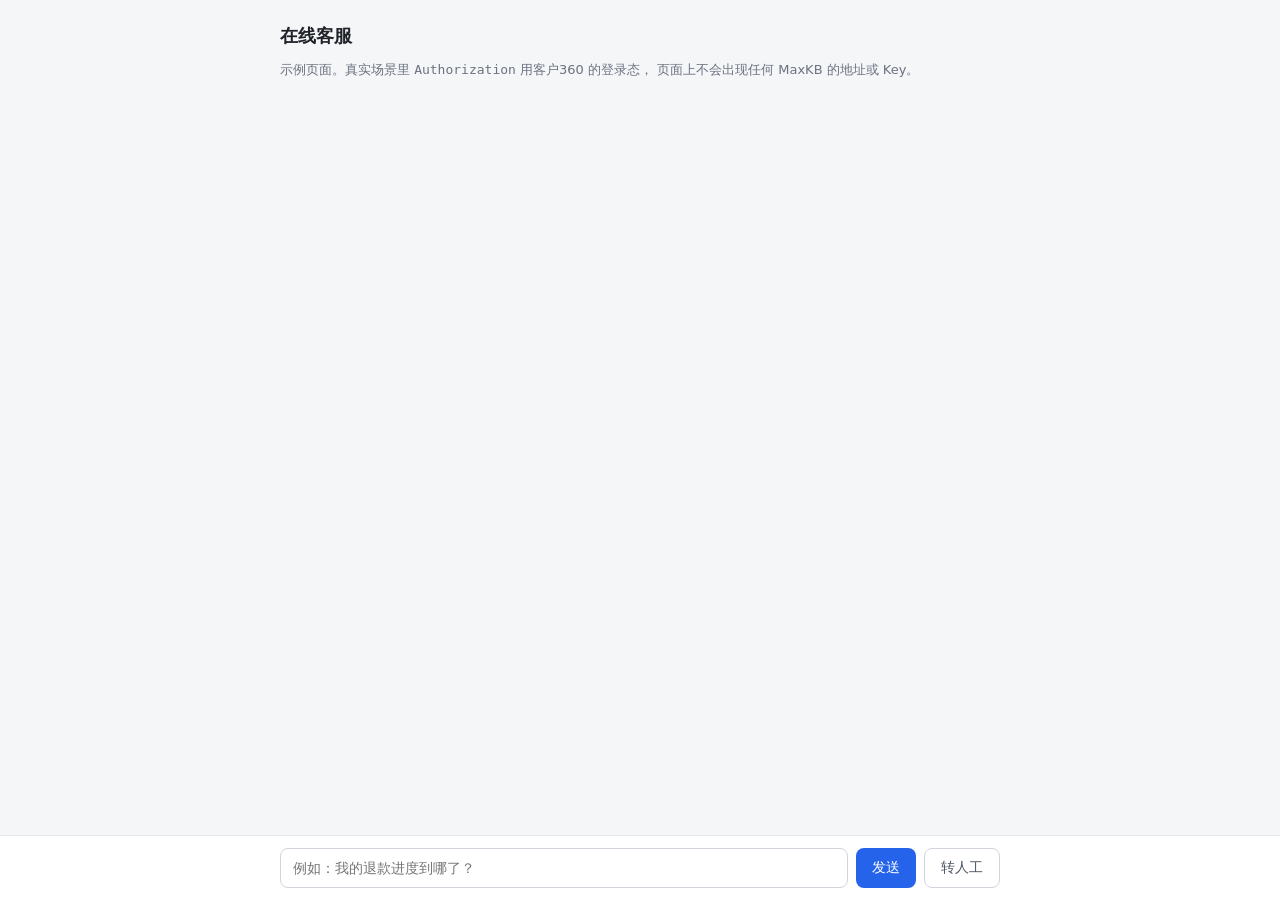
<file: web/demo/index.html>
<!doctype html>
<html lang="zh-CN">
<head>
<meta charset="utf-8">
<meta name="viewport" content="width=device-width, initial-scale=1">
<title>客服助手 · 接入示例</title>
<style>
  body { font-family: system-ui, -apple-system, "PingFang SC", "Microsoft YaHei", sans-serif;
         margin: 0; background: #f5f6f8; color: #1f2328; }
  .wrap { max-width: 720px; margin: 0 auto; padding: 24px 16px 96px; }
  h1 { font-size: 18px; margin: 0 0 4px; }
  .hint { font-size: 13px; color: #6b7280; margin-bottom: 16px; }
  .msg { padding: 10px 14px; border-radius: 10px; margin: 10px 0; white-space: pre-wrap;
         line-height: 1.6; max-width: 85%; }
  .user { background: #2563eb; color: #fff; margin-left: auto; }
  .bot { background: #fff; border: 1px solid #e5e7eb; }
  .bar { position: fixed; left: 0; right: 0; bottom: 0; background: #fff;
         border-top: 1px solid #e5e7eb; padding: 12px; }
  .bar-inner { max-width: 720px; margin: 0 auto; display: flex; gap: 8px; }
  input { flex: 1; padding: 10px 12px; border: 1px solid #d1d5db; border-radius: 8px; font-size: 14px; }
  button { padding: 10px 16px; border: 0; border-radius: 8px; background: #2563eb; color: #fff;
           font-size: 14px; cursor: pointer; }
  button.ghost { background: #fff; color: #4b5563; border: 1px solid #d1d5db; }
  button:disabled { opacity: .5; cursor: default; }
</style>
</head>
<body>
<div class="wrap">
  <h1>在线客服</h1>
  <p class="hint">
    示例页面。真实场景里 <code>Authorization</code> 用客户360 的登录态，
    页面上不会出现任何 MaxKB 的地址或 Key。
  </p>
  <div id="log"></div>
</div>

<div class="bar"><div class="bar-inner">
  <input id="q" placeholder="例如：我的退款进度到哪了？" autocomplete="off">
  <button id="send">发送</button>
  <button id="human" class="ghost">转人工</button>
</div></div>

<script>
// 网关地址：同域部署时留空即可
const GATEWAY = "http://127.0.0.1:8200";
// 联调用：AUTH_MODE=debug 时靠这个头识别客户；上线换成真实登录态的 Bearer Token
const AUTH_HEADERS = { "X-Debug-Customer-Id": "C10001" };

let conversationId = null;
const log = document.getElementById("log");

function bubble(cls, text) {
  const el = document.createElement("div");
  el.className = "msg " + cls;
  el.textContent = text;
  log.appendChild(el);
  window.scrollTo(0, document.body.scrollHeight);
  return el;
}

async function ensureSession() {
  if (conversationId) return conversationId;
  const resp = await fetch(GATEWAY + "/api/chat/sessions", {
    method: "POST",
    headers: { "Content-Type": "application/json", ...AUTH_HEADERS },
  });
  if (!resp.ok) throw new Error("建会话失败：" + resp.status);
  conversationId = (await resp.json()).conversation_id;
  return conversationId;
}

async function ask(question) {
  const chatId = await ensureSession();
  bubble("user", question);
  const target = bubble("bot", "");

  const resp = await fetch(GATEWAY + "/api/chat/messages", {
    method: "POST",
    headers: { "Content-Type": "application/json", ...AUTH_HEADERS },
    body: JSON.stringify({ conversation_id: chatId, question }),
  });
  if (!resp.ok) { target.textContent = "出错了：" + resp.status; return; }

  // 逐块读取 SSE，实现打字机效果
  const reader = resp.body.getReader();
  const decoder = new TextDecoder();
  let buffer = "";
  while (true) {
    const { value, done } = await reader.read();
    if (done) break;
    buffer += decoder.decode(value, { stream: true });
    const parts = buffer.split("\n\n");
    buffer = parts.pop();
    for (const part of parts) {
      const line = part.trim();
      if (!line.startsWith("data:")) continue;
      const event = JSON.parse(line.slice(5).trim());
      if (event.type === "delta") target.textContent += event.content;
      if (event.type === "error") target.textContent += "\n[" + event.message + "]";
    }
  }
}

document.getElementById("send").onclick = async () => {
  const input = document.getElementById("q");
  const question = input.value.trim();
  if (!question) return;
  input.value = "";
  try { await ask(question); } catch (e) { bubble("bot", String(e)); }
};

document.getElementById("q").addEventListener("keydown", (e) => {
  if (e.key === "Enter") document.getElementById("send").click();
});

document.getElementById("human").onclick = async () => {
  try {
    const chatId = await ensureSession();
    const resp = await fetch(GATEWAY + "/api/chat/handoff", {
      method: "POST",
      headers: { "Content-Type": "application/json", ...AUTH_HEADERS },
      body: JSON.stringify({ conversation_id: chatId, title: "客户要求人工客服" }),
    });
    const ticket = await resp.json();
    bubble("bot", "已为你转接人工，工单号：" + (ticket.ticket_no || "-"));
  } catch (e) { bubble("bot", String(e)); }
};
</script>
</body>
</html>
</file>
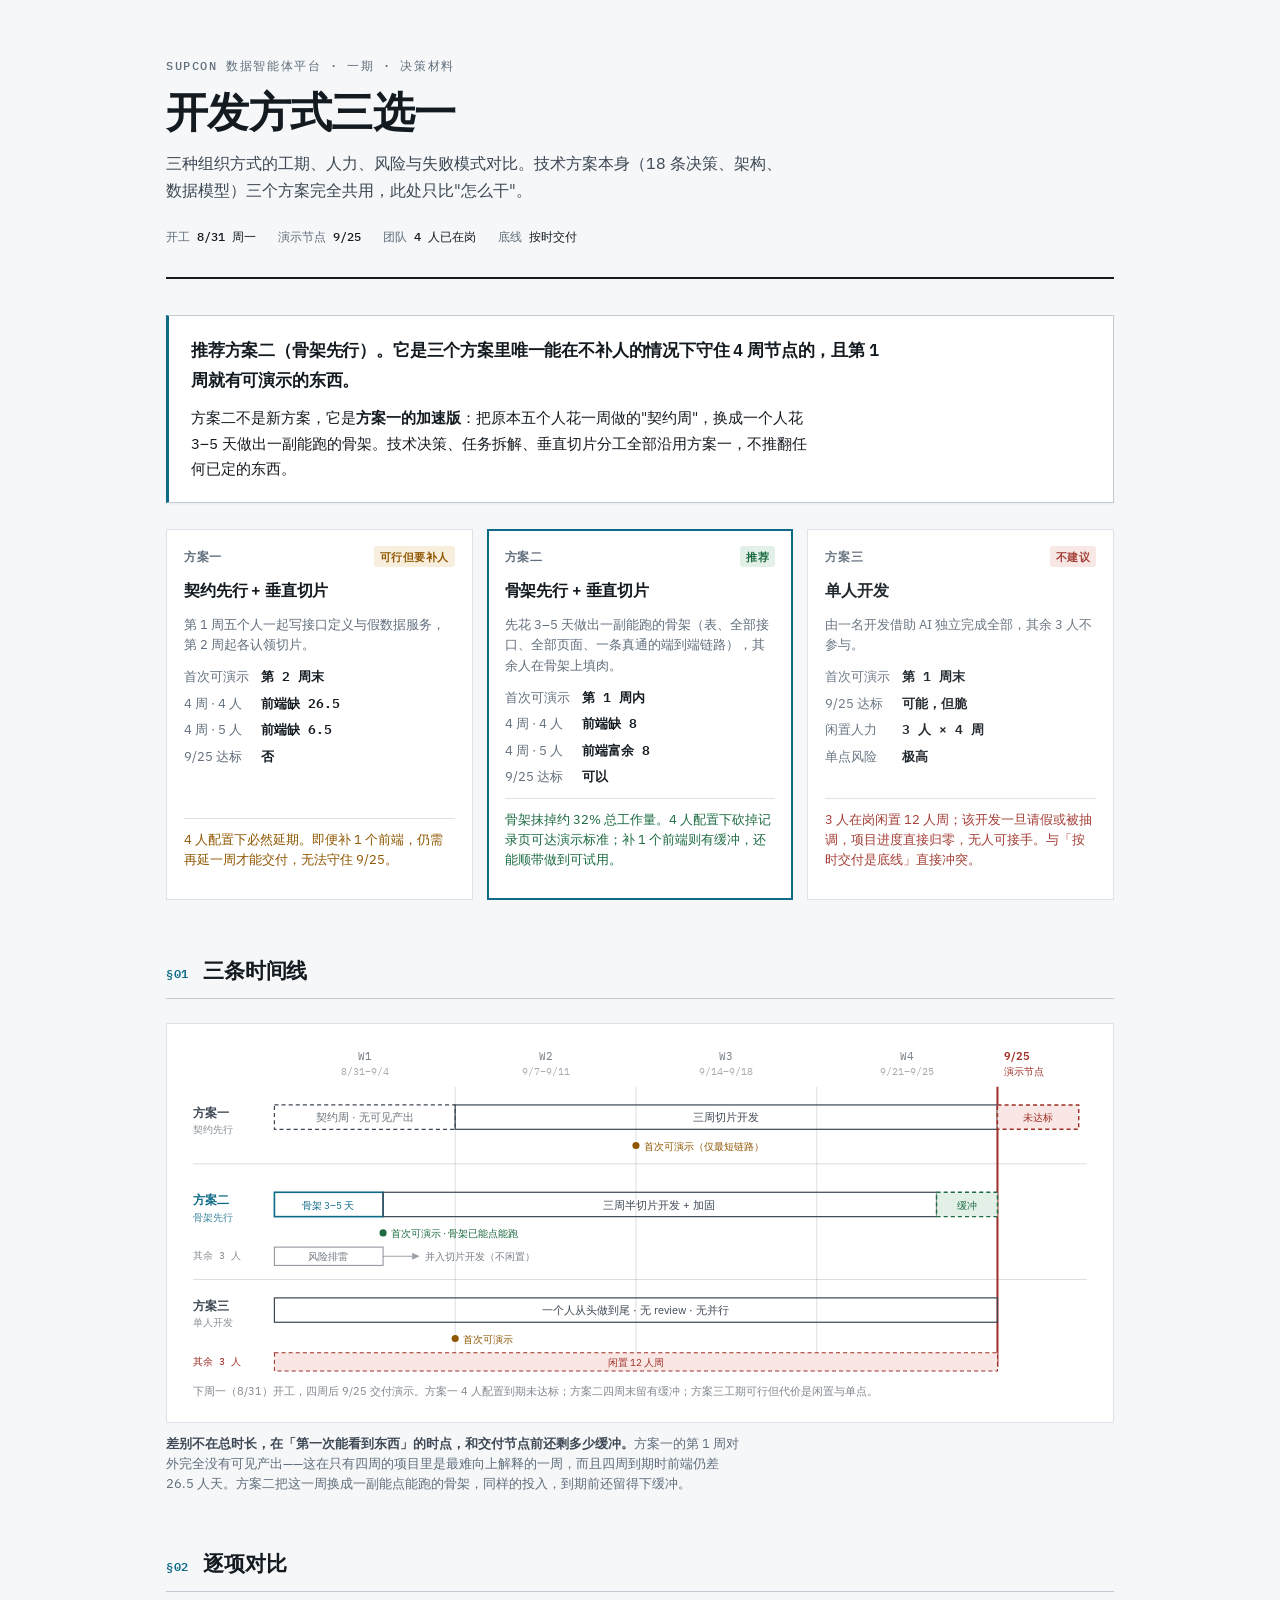
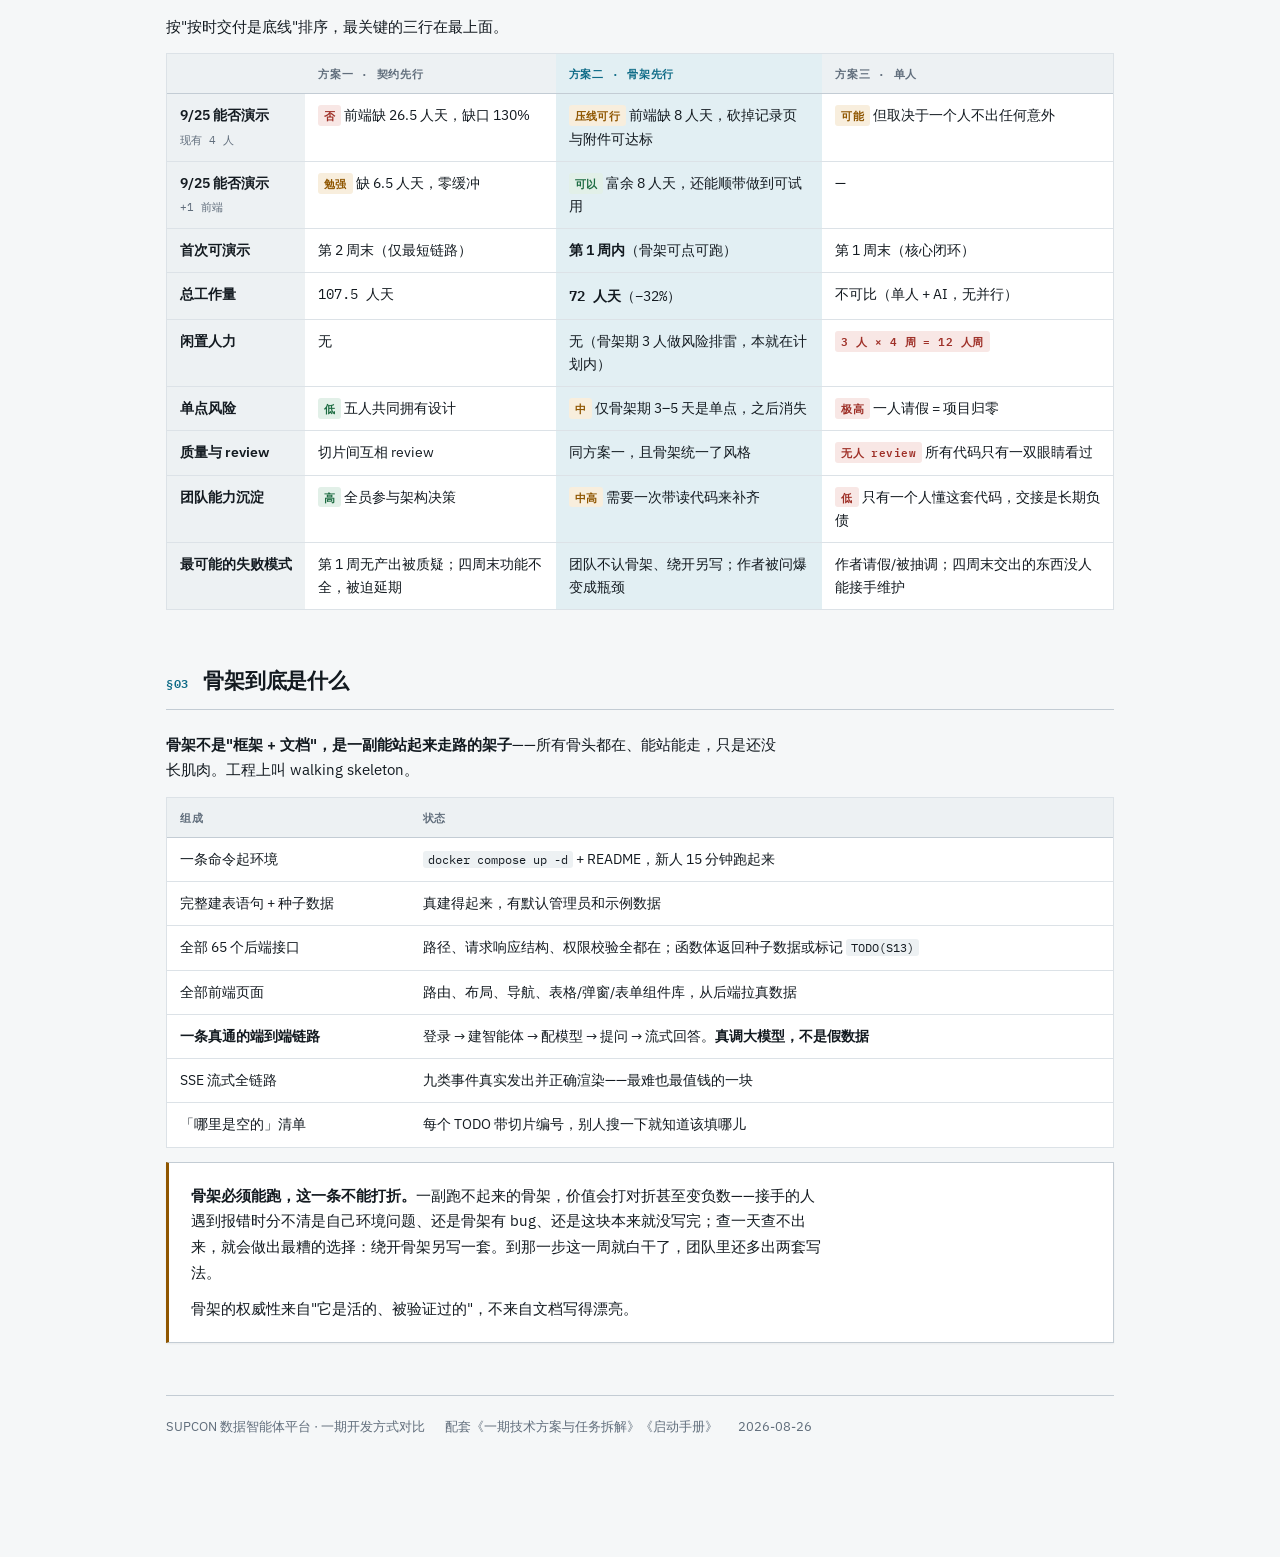
<file: docs/开发方式三选一.html>
<!doctype html>
<html lang="zh-CN">
<head>
<meta charset="utf-8">
<meta name="viewport" content="width=device-width, initial-scale=1">
<title>开发方式三选一</title>
<link rel="preconnect" href="https://fonts.googleapis.com">
<link rel="preconnect" href="https://fonts.gstatic.com" crossorigin>
<link rel="stylesheet" href="https://fonts.googleapis.com/css2?family=IBM+Plex+Mono:wght@400;500;600&family=IBM+Plex+Sans:wght@400;500;600;700&family=IBM+Plex+Sans+SC:wght@400;500;600;700&display=swap">
<style>
:root{
  --ground:#F5F7F8; --surface:#FFFFFF; --surface-2:#EDF1F3;
  --ink:#131A20; --ink-2:#3D4854; --muted:#616E7C;
  --line:#DCE2E7; --line-2:#C3CCD4;
  --accent:#0E6B87; --accent-ink:#0E6B87; --accent-soft:#E2EFF3;
  --amber:#8F5600; --amber-soft:#F8EEDD;
  --green:#1C6B41; --green-soft:#E2F0E8;
  --red:#9E2F27; --red-soft:#F8E7E5;
  --shadow:0 1px 2px rgba(19,26,32,.05);
}
@media (prefers-color-scheme: dark){
  :root:not([data-theme="light"]){
    --ground:#0E1216; --surface:#161C22; --surface-2:#1E252D;
    --ink:#E2E8EE; --ink-2:#B9C3CE; --muted:#8B96A3;
    --line:#262E37; --line-2:#38424D;
    --accent:#59B6D2; --accent-ink:#7FCBE2; --accent-soft:#122931;
    --amber:#D8A052; --amber-soft:#2B2214;
    --green:#5CAE83; --green-soft:#132419;
    --red:#DE7168; --red-soft:#2B1614;
    --shadow:0 1px 2px rgba(0,0,0,.3);
  }
}
:root[data-theme="dark"]{
  --ground:#0E1216; --surface:#161C22; --surface-2:#1E252D;
  --ink:#E2E8EE; --ink-2:#B9C3CE; --muted:#8B96A3;
  --line:#262E37; --line-2:#38424D;
  --accent:#59B6D2; --accent-ink:#7FCBE2; --accent-soft:#122931;
  --amber:#D8A052; --amber-soft:#2B2214;
  --green:#5CAE83; --green-soft:#132419;
  --red:#DE7168; --red-soft:#2B1614;
  --shadow:0 1px 2px rgba(0,0,0,.3);
}

*{box-sizing:border-box}
body{
  margin:0;background:var(--ground);color:var(--ink);
  font-family:"IBM Plex Sans","IBM Plex Sans SC",-apple-system,"PingFang SC","Microsoft YaHei",sans-serif;
  font-size:15px;line-height:1.72;-webkit-font-smoothing:antialiased;
}
.mono{font-family:"IBM Plex Mono",ui-monospace,Menlo,monospace}
.wrap{max-width:1020px;margin:0 auto;padding:0 24px 100px}
@media (min-width:900px){.wrap{padding:0 36px 120px}}

.masthead{padding:56px 0 30px;border-bottom:2px solid var(--ink);margin-bottom:36px}
.eyebrow{font-family:"IBM Plex Mono",monospace;font-size:11.5px;font-weight:500;letter-spacing:.14em;text-transform:uppercase;color:var(--muted)}
.masthead h1{font-size:clamp(29px,4.4vw,42px);line-height:1.14;font-weight:700;letter-spacing:-.015em;margin:12px 0 0;text-wrap:balance}
.masthead .sub{margin:14px 0 0;max-width:62ch;color:var(--ink-2);font-size:16px}
.stampline{display:flex;flex-wrap:wrap;gap:8px 22px;margin-top:22px;font-family:"IBM Plex Mono",monospace;font-size:12px;color:var(--muted)}
.stampline b{color:var(--ink);font-weight:500}

section{margin-bottom:52px;scroll-margin-top:20px}
.sec-head{display:flex;align-items:baseline;gap:14px;padding-bottom:10px;border-bottom:1px solid var(--line-2);margin-bottom:22px}
.sec-head .num{font-family:"IBM Plex Mono",monospace;font-size:12px;font-weight:600;color:var(--accent-ink);letter-spacing:.06em;flex:0 0 auto}
.sec-head h2{margin:0;font-size:21px;font-weight:600;letter-spacing:-.01em}
h3{font-size:15.5px;font-weight:600;margin:28px 0 10px}
p{margin:0 0 14px;max-width:68ch}
strong{font-weight:600}
code{font-family:"IBM Plex Mono",monospace;font-size:.87em;background:var(--surface-2);padding:1px 5px;border-radius:3px}

.callout{border:1px solid var(--line-2);border-left:3px solid var(--accent);background:var(--surface);padding:20px 22px;margin:0 0 26px;box-shadow:var(--shadow)}
.callout p{margin:0 0 10px;max-width:70ch}
.callout p:last-child{margin:0}
.callout .lead{font-size:17px;font-weight:600;letter-spacing:-.01em}
.callout.warn{border-left-color:var(--amber)}
.callout.stop{border-left-color:var(--red)}

.tw{overflow-x:auto;margin:0 0 14px;border:1px solid var(--line);background:var(--surface)}
table{width:100%;border-collapse:collapse;font-size:13.5px;min-width:620px}
th,td{padding:10px 13px;text-align:left;vertical-align:top;border-bottom:1px solid var(--line)}
thead th{background:var(--surface-2);font-family:"IBM Plex Mono",monospace;font-size:11px;font-weight:600;letter-spacing:.07em;text-transform:uppercase;color:var(--muted);border-bottom:1px solid var(--line-2)}
thead th.pick{color:var(--accent-ink);background:var(--accent-soft)}
tbody tr:last-child td{border-bottom:0}
td.pick{background:var(--accent-soft)}
td.rowlab{font-weight:600;white-space:nowrap;background:var(--surface-2)}
.num-cell{font-family:"IBM Plex Mono",monospace;font-variant-numeric:tabular-nums;white-space:nowrap}

.tag{display:inline-block;font-family:"IBM Plex Mono",monospace;font-size:11px;font-weight:600;letter-spacing:.04em;padding:1px 6px;border-radius:3px;background:var(--accent-soft);color:var(--accent-ink);white-space:nowrap}
.tag.g{background:var(--green-soft);color:var(--green)}
.tag.a{background:var(--amber-soft);color:var(--amber)}
.tag.r{background:var(--red-soft);color:var(--red)}
.tag.n{background:var(--surface-2);color:var(--muted)}

.opts{display:grid;gap:14px;margin:22px 0 8px}
@media (min-width:820px){.opts{grid-template-columns:repeat(3,minmax(0,1fr))}}
.opt{border:1px solid var(--line);background:var(--surface);padding:16px 17px;display:flex;flex-direction:column;gap:10px}
.opt.pick{border-color:var(--accent);box-shadow:inset 0 0 0 1px var(--accent)}
.opt.out{opacity:.92}
.opt-top{display:flex;align-items:baseline;justify-content:space-between;gap:8px}
.opt-n{font-family:"IBM Plex Mono",monospace;font-size:12px;font-weight:600;letter-spacing:.06em;color:var(--muted)}
.opt h4{margin:0;font-size:16px;font-weight:600;letter-spacing:-.01em}
.opt .oneline{font-size:13px;color:var(--muted);line-height:1.6;margin:0}
.opt dl{margin:0;display:grid;grid-template-columns:auto 1fr;gap:5px 12px;font-size:12.5px;align-items:baseline}
.opt dt{color:var(--muted);white-space:nowrap}
.opt dd{margin:0;font-weight:600;font-family:"IBM Plex Mono",monospace;font-variant-numeric:tabular-nums}
.opt .verdict{margin-top:auto;padding-top:10px;border-top:1px solid var(--line);font-size:12.5px;line-height:1.6}
.opt .verdict.ok{color:var(--green)}
.opt .verdict.warn{color:var(--amber)}
.opt .verdict.bad{color:var(--red)}

figure{margin:24px 0 26px}
.figframe{border:1px solid var(--line);background:var(--surface);padding:20px 16px;overflow-x:auto}
figure svg{display:block;max-width:100%;height:auto;margin:0 auto;color:var(--ink-2)}
figcaption{margin-top:10px;font-size:12.5px;color:var(--muted);max-width:72ch;line-height:1.6}
figcaption b{color:var(--ink-2);font-weight:600}

ul.plain{margin:0 0 16px;padding-left:19px;max-width:68ch}
ul.plain li{margin-bottom:7px}
ol.steps{margin:0 0 16px;padding-left:21px;max-width:68ch}
ol.steps li{margin-bottom:9px}

.ask{border:1px solid var(--line);background:var(--surface);margin-bottom:12px}
.ask-head{padding:12px 16px;border-bottom:1px solid var(--line);background:var(--surface-2);display:flex;gap:12px;align-items:baseline}
.ask-head .q{font-family:"IBM Plex Mono",monospace;font-size:12px;font-weight:600;color:var(--accent-ink)}
.ask-head .t{font-size:14.5px;font-weight:600}
.ask-body{padding:13px 16px;font-size:13.5px;line-height:1.68}
.ask-body p{margin:0 0 9px}
.ask-body p:last-child{margin:0}

footer{margin-top:20px;padding-top:20px;border-top:1px solid var(--line-2);font-size:12.5px;color:var(--muted);display:flex;flex-wrap:wrap;gap:6px 20px}
:focus-visible{outline:2px solid var(--accent);outline-offset:2px}
@media (prefers-reduced-motion:reduce){*{animation:none!important;transition:none!important}}
</style>
</head>
<body>
<div class="wrap">

<header class="masthead">
  <div class="eyebrow">SUPCON 数据智能体平台 · 一期 · 决策材料</div>
  <h1>开发方式三选一</h1>
  <p class="sub">三种组织方式的工期、人力、风险与失败模式对比。技术方案本身（18 条决策、架构、数据模型）三个方案完全共用，此处只比"怎么干"。</p>
  <div class="stampline mono">
    <span>开工 <b>8/31 周一</b></span>
    <span>演示节点 <b>9/25</b></span>
    <span>团队 <b>4 人已在岗</b></span>
    <span>底线 <b>按时交付</b></span>
  </div>
</header>

<section id="verdict">
  <div class="callout">
    <p class="lead">推荐方案二（骨架先行）。它是三个方案里唯一能在不补人的情况下守住 4 周节点的，且第 1 周就有可演示的东西。</p>
    <p>方案二不是新方案，它是<strong>方案一的加速版</strong>：把原本五个人花一周做的"契约周"，换成一个人花 3–5 天做出一副能跑的骨架。技术决策、任务拆解、垂直切片分工全部沿用方案一，不推翻任何已定的东西。</p>
  </div>

  <div class="opts">
    <div class="opt">
      <div class="opt-top"><span class="opt-n">方案一</span><span class="tag a">可行但要补人</span></div>
      <h4>契约先行 + 垂直切片</h4>
      <p class="oneline">第 1 周五个人一起写接口定义与假数据服务，第 2 周起各认领切片。</p>
      <dl>
        <dt>首次可演示</dt><dd>第 2 周末</dd>
        <dt>4 周 · 4 人</dt><dd>前端缺 26.5</dd>
        <dt>4 周 · 5 人</dt><dd>前端缺 6.5</dd>
        <dt>9/25 达标</dt><dd>否</dd>
      </dl>
      <p class="verdict warn">4 人配置下必然延期。即便补 1 个前端，仍需再延一周才能交付，无法守住 9/25。</p>
    </div>

    <div class="opt pick">
      <div class="opt-top"><span class="opt-n">方案二</span><span class="tag g">推荐</span></div>
      <h4>骨架先行 + 垂直切片</h4>
      <p class="oneline">先花 3–5 天做出一副能跑的骨架（表、全部接口、全部页面、一条真通的端到端链路），其余人在骨架上填肉。</p>
      <dl>
        <dt>首次可演示</dt><dd><strong>第 1 周内</strong></dd>
        <dt>4 周 · 4 人</dt><dd>前端缺 8</dd>
        <dt>4 周 · 5 人</dt><dd>前端富余 8</dd>
        <dt>9/25 达标</dt><dd>可以</dd>
      </dl>
      <p class="verdict ok">骨架抹掉约 32% 总工作量。4 人配置下砍掉记录页可达演示标准；补 1 个前端则有缓冲，还能顺带做到可试用。</p>
    </div>

    <div class="opt out">
      <div class="opt-top"><span class="opt-n">方案三</span><span class="tag r">不建议</span></div>
      <h4>单人开发</h4>
      <p class="oneline">由一名开发借助 AI 独立完成全部，其余 3 人不参与。</p>
      <dl>
        <dt>首次可演示</dt><dd>第 1 周末</dd>
        <dt>9/25 达标</dt><dd>可能，但脆</dd>
        <dt>闲置人力</dt><dd><strong>3 人 × 4 周</strong></dd>
        <dt>单点风险</dt><dd>极高</dd>
      </dl>
      <p class="verdict bad">3 人在岗闲置 12 人周；该开发一旦请假或被抽调，项目进度直接归零，无人可接手。与「按时交付是底线」直接冲突。</p>
    </div>
  </div>
</section>

<section id="timeline">
  <div class="sec-head"><span class="num">§01</span><h2>三条时间线</h2></div>

  <figure>
    <div class="figframe">
      <svg viewBox="0 0 900 352" role="img" aria-label="四周时间线对比：方案一第二周末才首次可演示且四周末仍未达标，方案二第一周内即可演示且四周末留有缓冲，方案三第一周末可演示但三人闲置四周">
        <defs>
          <marker id="tl" viewBox="0 0 10 10" refX="9" refY="5" markerWidth="7" markerHeight="7" orient="auto-start-reverse">
            <path d="M0,0 L10,5 L0,10 z" fill="currentColor"/>
          </marker>
        </defs>

        <!-- 周次与日期 -->
        <g font-family="IBM Plex Mono, monospace" fill="currentColor">
          <text x="179" y="16" font-size="11" text-anchor="middle" opacity=".7">W1</text>
          <text x="357" y="16" font-size="11" text-anchor="middle" opacity=".7">W2</text>
          <text x="535" y="16" font-size="11" text-anchor="middle" opacity=".7">W3</text>
          <text x="713" y="16" font-size="11" text-anchor="middle" opacity=".7">W4</text>
          <text x="179" y="31" font-size="10" text-anchor="middle" opacity=".45">8/31–9/4</text>
          <text x="357" y="31" font-size="10" text-anchor="middle" opacity=".45">9/7–9/11</text>
          <text x="535" y="31" font-size="10" text-anchor="middle" opacity=".45">9/14–9/18</text>
          <text x="713" y="31" font-size="10" text-anchor="middle" opacity=".45">9/21–9/25</text>
        </g>
        <g stroke="currentColor" stroke-width="1" opacity=".16">
          <line x1="268" y1="42" x2="268" y2="312"/>
          <line x1="446" y1="42" x2="446" y2="312"/>
          <line x1="624" y1="42" x2="624" y2="312"/>
        </g>

        <!-- 交付节点 -->
        <line x1="802" y1="42" x2="802" y2="318" stroke="var(--red)" stroke-width="2"/>
        <text x="808" y="16" font-size="11" font-weight="600" fill="var(--red)" font-family="IBM Plex Sans, sans-serif">9/25</text>
        <text x="808" y="31" font-size="10" fill="var(--red)" font-family="IBM Plex Sans, sans-serif">演示节点</text>

        <!-- 方案一 -->
        <text x="10" y="72" font-size="12" font-weight="600" fill="currentColor" font-family="IBM Plex Sans, sans-serif">方案一</text>
        <text x="10" y="88" font-size="10" fill="currentColor" opacity=".6" font-family="IBM Plex Sans, sans-serif">契约先行</text>
        <rect x="90" y="60" width="178" height="24" fill="none" stroke="currentColor" stroke-width="1.2" stroke-dasharray="4 3"/>
        <text x="179" y="76" font-size="10.5" text-anchor="middle" fill="currentColor" opacity=".75" font-family="IBM Plex Sans, sans-serif">契约周 · 无可见产出</text>
        <rect x="268" y="60" width="534" height="24" fill="none" stroke="currentColor" stroke-width="1.2"/>
        <text x="535" y="76" font-size="10.5" text-anchor="middle" fill="currentColor" font-family="IBM Plex Sans, sans-serif">三周切片开发</text>
        <rect x="802" y="60" width="80" height="24" fill="var(--red-soft)" stroke="var(--red)" stroke-width="1.4" stroke-dasharray="4 3"/>
        <text x="842" y="76" font-size="10" text-anchor="middle" fill="var(--red)" font-family="IBM Plex Sans, sans-serif">未达标</text>
        <circle cx="446" cy="100" r="3.5" fill="var(--amber)"/>
        <text x="454" y="104" font-size="10" fill="var(--amber)" font-family="IBM Plex Sans, sans-serif">首次可演示（仅最短链路）</text>

        <line x1="10" y1="118" x2="890" y2="118" stroke="currentColor" stroke-width="1" opacity=".18"/>

        <!-- 方案二 -->
        <text x="10" y="158" font-size="12" font-weight="600" fill="var(--accent)" font-family="IBM Plex Sans, sans-serif">方案二</text>
        <text x="10" y="174" font-size="10" fill="var(--accent)" opacity=".8" font-family="IBM Plex Sans, sans-serif">骨架先行</text>
        <rect x="90" y="146" width="107" height="24" fill="none" stroke="var(--accent)" stroke-width="1.6"/>
        <text x="143" y="162" font-size="10" text-anchor="middle" fill="var(--accent)" font-family="IBM Plex Sans, sans-serif">骨架 3–5 天</text>
        <rect x="197" y="146" width="545" height="24" fill="none" stroke="currentColor" stroke-width="1.2"/>
        <text x="469" y="162" font-size="10.5" text-anchor="middle" fill="currentColor" font-family="IBM Plex Sans, sans-serif">三周半切片开发 + 加固</text>
        <rect x="742" y="146" width="60" height="24" fill="var(--green-soft)" stroke="var(--green)" stroke-width="1.4" stroke-dasharray="4 3"/>
        <text x="772" y="162" font-size="10" text-anchor="middle" fill="var(--green)" font-family="IBM Plex Sans, sans-serif">缓冲</text>
        <circle cx="197" cy="186" r="3.5" fill="var(--green)"/>
        <text x="205" y="190" font-size="10" fill="var(--green)" font-family="IBM Plex Sans, sans-serif">首次可演示 · 骨架已能点能跑</text>

        <text x="10" y="212" font-size="9.5" fill="currentColor" opacity=".6" font-family="IBM Plex Mono, monospace">其余 3 人</text>
        <rect x="90" y="200" width="107" height="18" fill="none" stroke="currentColor" stroke-width="1" opacity=".6"/>
        <text x="143" y="213" font-size="9.5" text-anchor="middle" fill="currentColor" opacity=".75" font-family="IBM Plex Sans, sans-serif">风险排雷</text>
        <line x1="197" y1="209" x2="232" y2="209" stroke="currentColor" stroke-width="1" opacity=".5" marker-end="url(#tl)"/>
        <text x="238" y="213" font-size="9.5" fill="currentColor" opacity=".7" font-family="IBM Plex Sans, sans-serif">并入切片开发（不闲置）</text>

        <line x1="10" y1="232" x2="890" y2="232" stroke="currentColor" stroke-width="1" opacity=".18"/>

        <!-- 方案三 -->
        <text x="10" y="262" font-size="12" font-weight="600" fill="currentColor" font-family="IBM Plex Sans, sans-serif">方案三</text>
        <text x="10" y="278" font-size="10" fill="currentColor" opacity=".6" font-family="IBM Plex Sans, sans-serif">单人开发</text>
        <rect x="90" y="250" width="712" height="24" fill="none" stroke="currentColor" stroke-width="1.2"/>
        <text x="446" y="266" font-size="10.5" text-anchor="middle" fill="currentColor" font-family="IBM Plex Sans, sans-serif">一个人从头做到尾 · 无 review · 无并行</text>
        <circle cx="268" cy="290" r="3.5" fill="var(--amber)"/>
        <text x="276" y="294" font-size="10" fill="var(--amber)" font-family="IBM Plex Sans, sans-serif">首次可演示</text>

        <text x="10" y="316" font-size="9.5" fill="var(--red)" font-family="IBM Plex Mono, monospace">其余 3 人</text>
        <rect x="90" y="304" width="712" height="18" fill="var(--red-soft)" stroke="var(--red)" stroke-width="1" stroke-dasharray="4 3"/>
        <text x="446" y="317" font-size="10" text-anchor="middle" fill="var(--red)" font-family="IBM Plex Sans, sans-serif">闲置 12 人周</text>

        <text x="10" y="346" font-size="10.5" fill="currentColor" opacity=".65" font-family="IBM Plex Sans, sans-serif">下周一（8/31）开工，四周后 9/25 交付演示。方案一 4 人配置到期未达标；方案二四周末留有缓冲；方案三工期可行但代价是闲置与单点。</text>
      </svg>
    </div>
    <figcaption><b>差别不在总时长，在「第一次能看到东西」的时点，和交付节点前还剩多少缓冲。</b>方案一的第 1 周对外完全没有可见产出——这在只有四周的项目里是最难向上解释的一周，而且四周到期时前端仍差 26.5 人天。方案二把这一周换成一副能点能跑的骨架，同样的投入，到期前还留得下缓冲。</figcaption>
  </figure>
</section>

<section id="matrix">
  <div class="sec-head"><span class="num">§02</span><h2>逐项对比</h2></div>
  <p>按"按时交付是底线"排序，最关键的三行在最上面。</p>
  <div class="tw">
    <table>
      <thead><tr>
        <th></th>
        <th>方案一 · 契约先行</th>
        <th class="pick">方案二 · 骨架先行</th>
        <th>方案三 · 单人</th>
      </tr></thead>
      <tbody>
        <tr>
          <td class="rowlab">9/25 能否演示<br><span class="mono" style="font-weight:400;font-size:11px;color:var(--muted)">现有 4 人</span></td>
          <td><span class="tag r">否</span> 前端缺 26.5 人天，缺口 130%</td>
          <td class="pick"><span class="tag a">压线可行</span> 前端缺 8 人天，砍掉记录页与附件可达标</td>
          <td><span class="tag a">可能</span> 但取决于一个人不出任何意外</td>
        </tr>
        <tr>
          <td class="rowlab">9/25 能否演示<br><span class="mono" style="font-weight:400;font-size:11px;color:var(--muted)">+1 前端</span></td>
          <td><span class="tag a">勉强</span> 缺 6.5 人天，零缓冲</td>
          <td class="pick"><span class="tag g">可以</span> 富余 8 人天，还能顺带做到可试用</td>
          <td>—</td>
        </tr>
        <tr>
          <td class="rowlab">首次可演示</td>
          <td>第 2 周末（仅最短链路）</td>
          <td class="pick"><strong>第 1 周内</strong>（骨架可点可跑）</td>
          <td>第 1 周末（核心闭环）</td>
        </tr>
        <tr>
          <td class="rowlab">总工作量</td>
          <td class="num-cell">107.5 人天</td>
          <td class="pick num-cell"><strong>72 人天</strong>（−32%）</td>
          <td>不可比（单人 + AI，无并行）</td>
        </tr>
        <tr>
          <td class="rowlab">闲置人力</td>
          <td>无</td>
          <td class="pick">无（骨架期 3 人做风险排雷，本就在计划内）</td>
          <td><span class="tag r">3 人 × 4 周 = 12 人周</span></td>
        </tr>
        <tr>
          <td class="rowlab">单点风险</td>
          <td><span class="tag g">低</span> 五人共同拥有设计</td>
          <td class="pick"><span class="tag a">中</span> 仅骨架期 3–5 天是单点，之后消失</td>
          <td><span class="tag r">极高</span> 一人请假 = 项目归零</td>
        </tr>
        <tr>
          <td class="rowlab">质量与 review</td>
          <td>切片间互相 review</td>
          <td class="pick">同方案一，且骨架统一了风格</td>
          <td><span class="tag r">无人 review</span> 所有代码只有一双眼睛看过</td>
        </tr>
        <tr>
          <td class="rowlab">团队能力沉淀</td>
          <td><span class="tag g">高</span> 全员参与架构决策</td>
          <td class="pick"><span class="tag a">中高</span> 需要一次带读代码来补齐</td>
          <td><span class="tag r">低</span> 只有一个人懂这套代码，交接是长期负债</td>
        </tr>
        <tr>
          <td class="rowlab">最可能的失败模式</td>
          <td>第 1 周无产出被质疑；四周末功能不全，被迫延期</td>
          <td class="pick">团队不认骨架、绕开另写；作者被问爆变成瓶颈</td>
          <td>作者请假/被抽调；四周末交出的东西没人能接手维护</td>
        </tr>
      </tbody>
    </table>
  </div>
</section>

<section id="skeleton">
  <div class="sec-head"><span class="num">§03</span><h2>骨架到底是什么</h2></div>

  <p><strong>骨架不是"框架 + 文档"，是一副能站起来走路的架子</strong>——所有骨头都在、能站能走，只是还没长肌肉。工程上叫 walking skeleton。</p>

  <div class="tw"><table>
    <thead><tr><th>组成</th><th>状态</th></tr></thead>
    <tbody>
      <tr><td>一条命令起环境</td><td><code>docker compose up -d</code> + README，新人 15 分钟跑起来</td></tr>
      <tr><td>完整建表语句 + 种子数据</td><td>真建得起来，有默认管理员和示例数据</td></tr>
      <tr><td>全部 65 个后端接口</td><td>路径、请求响应结构、权限校验全都在；函数体返回种子数据或标记 <code>TODO(S13)</code></td></tr>
      <tr><td>全部前端页面</td><td>路由、布局、导航、表格/弹窗/表单组件库，从后端拉真数据</td></tr>
      <tr><td><strong>一条真通的端到端链路</strong></td><td>登录 → 建智能体 → 配模型 → 提问 → 流式回答。<strong>真调大模型，不是假数据</strong></td></tr>
      <tr><td>SSE 流式全链路</td><td>九类事件真实发出并正确渲染——最难也最值钱的一块</td></tr>
      <tr><td>「哪里是空的」清单</td><td>每个 TODO 带切片编号，别人搜一下就知道该填哪儿</td></tr>
    </tbody>
  </table></div>

  <div class="callout warn">
    <p><strong>骨架必须能跑，这一条不能打折。</strong>一副跑不起来的骨架，价值会打对折甚至变负数——接手的人遇到报错时分不清是自己环境问题、还是骨架有 bug、还是这块本来就没写完；查一天查不出来，就会做出最糟的选择：绕开骨架另写一套。到那一步这一周就白干了，团队里还多出两套写法。</p>
    <p>骨架的权威性来自"它是活的、被验证过的"，不来自文档写得漂亮。</p>
  </div>


</section>




<footer>
  <span>SUPCON 数据智能体平台 · 一期开发方式对比</span>
  <span>配套《一期技术方案与任务拆解》《启动手册》</span>
  <span>2026-08-26</span>
</footer>

</div>
</body>
</html>
</file>
